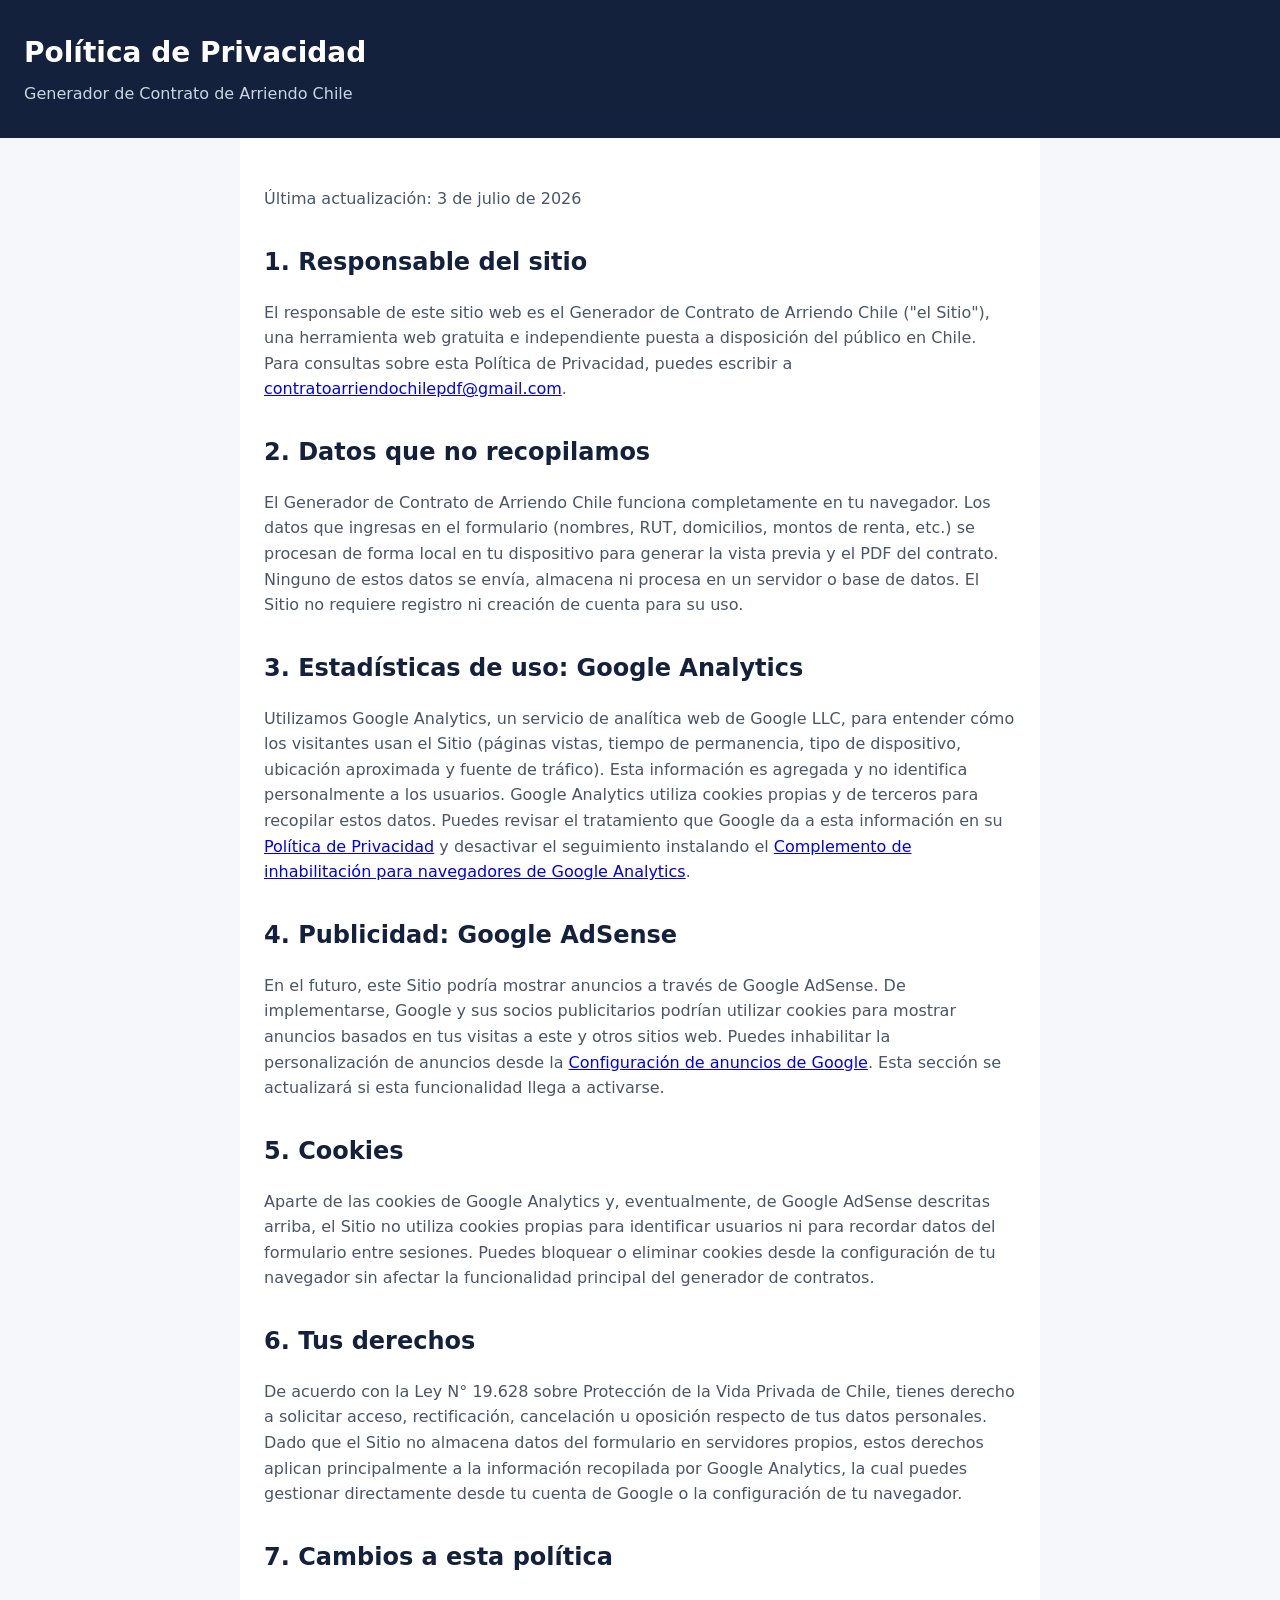
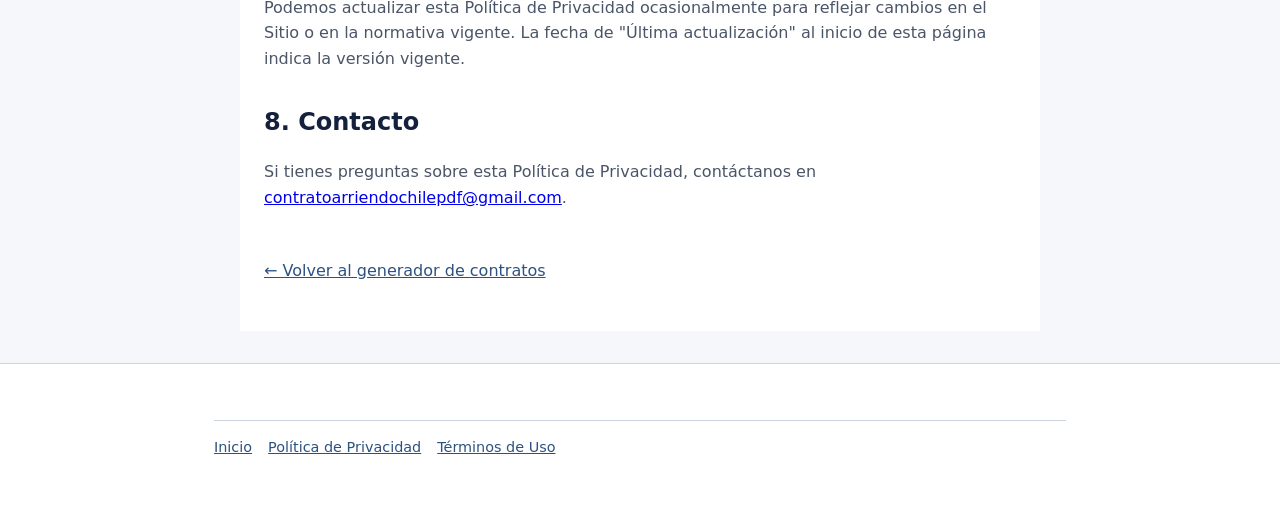
<file: privacidad.html>
<!DOCTYPE html>
<html lang="es-CL">
<head>
<meta charset="UTF-8">
<meta name="viewport" content="width=device-width, initial-scale=1">
<title>Política de Privacidad - Generador de Contrato de Arriendo Chile</title>
<meta name="description" content="Política de privacidad del Generador de Contrato de Arriendo Chile: qué datos se recopilan, uso de Google Analytics, cookies y AdSense.">
<meta name="robots" content="index, follow">
<link rel="icon" href="data:image/svg+xml,%3Csvg xmlns='http://www.w3.org/2000/svg' viewBox='0 0 100 100'%3E%3Crect width='100' height='100' rx='16' fill='%2314213d'/%3E%3Ctext x='50' y='68' font-size='58' text-anchor='middle' fill='white' font-family='Georgia,serif'%3E%C2%A7%3C/text%3E%3C/svg%3E">
<link rel="stylesheet" href="css/styles.css">
<script defer src="https://cdn.vercel-insights.com/v1/script.js"></script>
</head>
<body>

<header class="site-header">
  <div class="site-header__inner">
    <h1>Política de Privacidad</h1>
    <p class="site-header__subtitle">Generador de Contrato de Arriendo Chile</p>
  </div>
</header>

<main class="legal-page">

  <p>Última actualización: 3 de julio de 2026</p>

  <h2>1. Responsable del sitio</h2>
  <p>El responsable de este sitio web es el Generador de Contrato de Arriendo Chile ("el Sitio"), una herramienta web gratuita e independiente puesta a disposición del público en Chile. Para consultas sobre esta Política de Privacidad, puedes escribir a <a href="mailto:contratoarriendochilepdf@gmail.com">contratoarriendochilepdf@gmail.com</a>.</p>

  <h2>2. Datos que no recopilamos</h2>
  <p>El Generador de Contrato de Arriendo Chile funciona completamente en tu navegador. Los datos que ingresas en el formulario (nombres, RUT, domicilios, montos de renta, etc.) se procesan de forma local en tu dispositivo para generar la vista previa y el PDF del contrato. Ninguno de estos datos se envía, almacena ni procesa en un servidor o base de datos. El Sitio no requiere registro ni creación de cuenta para su uso.</p>

  <h2>3. Estadísticas de uso: Google Analytics</h2>
  <p>Utilizamos Google Analytics, un servicio de analítica web de Google LLC, para entender cómo los visitantes usan el Sitio (páginas vistas, tiempo de permanencia, tipo de dispositivo, ubicación aproximada y fuente de tráfico). Esta información es agregada y no identifica personalmente a los usuarios. Google Analytics utiliza cookies propias y de terceros para recopilar estos datos. Puedes revisar el tratamiento que Google da a esta información en su <a href="https://policies.google.com/privacy" target="_blank" rel="noopener noreferrer">Política de Privacidad</a> y desactivar el seguimiento instalando el <a href="https://tools.google.com/dlpage/gaoptout" target="_blank" rel="noopener noreferrer">Complemento de inhabilitación para navegadores de Google Analytics</a>.</p>

  <h2>4. Publicidad: Google AdSense</h2>
  <p>En el futuro, este Sitio podría mostrar anuncios a través de Google AdSense. De implementarse, Google y sus socios publicitarios podrían utilizar cookies para mostrar anuncios basados en tus visitas a este y otros sitios web. Puedes inhabilitar la personalización de anuncios desde la <a href="https://adssettings.google.com" target="_blank" rel="noopener noreferrer">Configuración de anuncios de Google</a>. Esta sección se actualizará si esta funcionalidad llega a activarse.</p>

  <h2>5. Cookies</h2>
  <p>Aparte de las cookies de Google Analytics y, eventualmente, de Google AdSense descritas arriba, el Sitio no utiliza cookies propias para identificar usuarios ni para recordar datos del formulario entre sesiones. Puedes bloquear o eliminar cookies desde la configuración de tu navegador sin afectar la funcionalidad principal del generador de contratos.</p>

  <h2>6. Tus derechos</h2>
  <p>De acuerdo con la Ley N° 19.628 sobre Protección de la Vida Privada de Chile, tienes derecho a solicitar acceso, rectificación, cancelación u oposición respecto de tus datos personales. Dado que el Sitio no almacena datos del formulario en servidores propios, estos derechos aplican principalmente a la información recopilada por Google Analytics, la cual puedes gestionar directamente desde tu cuenta de Google o la configuración de tu navegador.</p>

  <h2>7. Cambios a esta política</h2>
  <p>Podemos actualizar esta Política de Privacidad ocasionalmente para reflejar cambios en el Sitio o en la normativa vigente. La fecha de "Última actualización" al inicio de esta página indica la versión vigente.</p>

  <h2>8. Contacto</h2>
  <p>Si tienes preguntas sobre esta Política de Privacidad, contáctanos en <a href="mailto:contratoarriendochilepdf@gmail.com">contratoarriendochilepdf@gmail.com</a>.</p>

  <a class="volver" href="index.html">← Volver al generador de contratos</a>

</main>

<footer class="site-footer">
  <div class="site-footer__inner">
    <nav class="site-footer__legal" aria-label="Enlaces legales">
      <a href="index.html">Inicio</a>
      <a href="privacidad.html">Política de Privacidad</a>
      <a href="terminos.html">Términos de Uso</a>
    </nav>
  </div>
</footer>

</body>
</html>
</file>
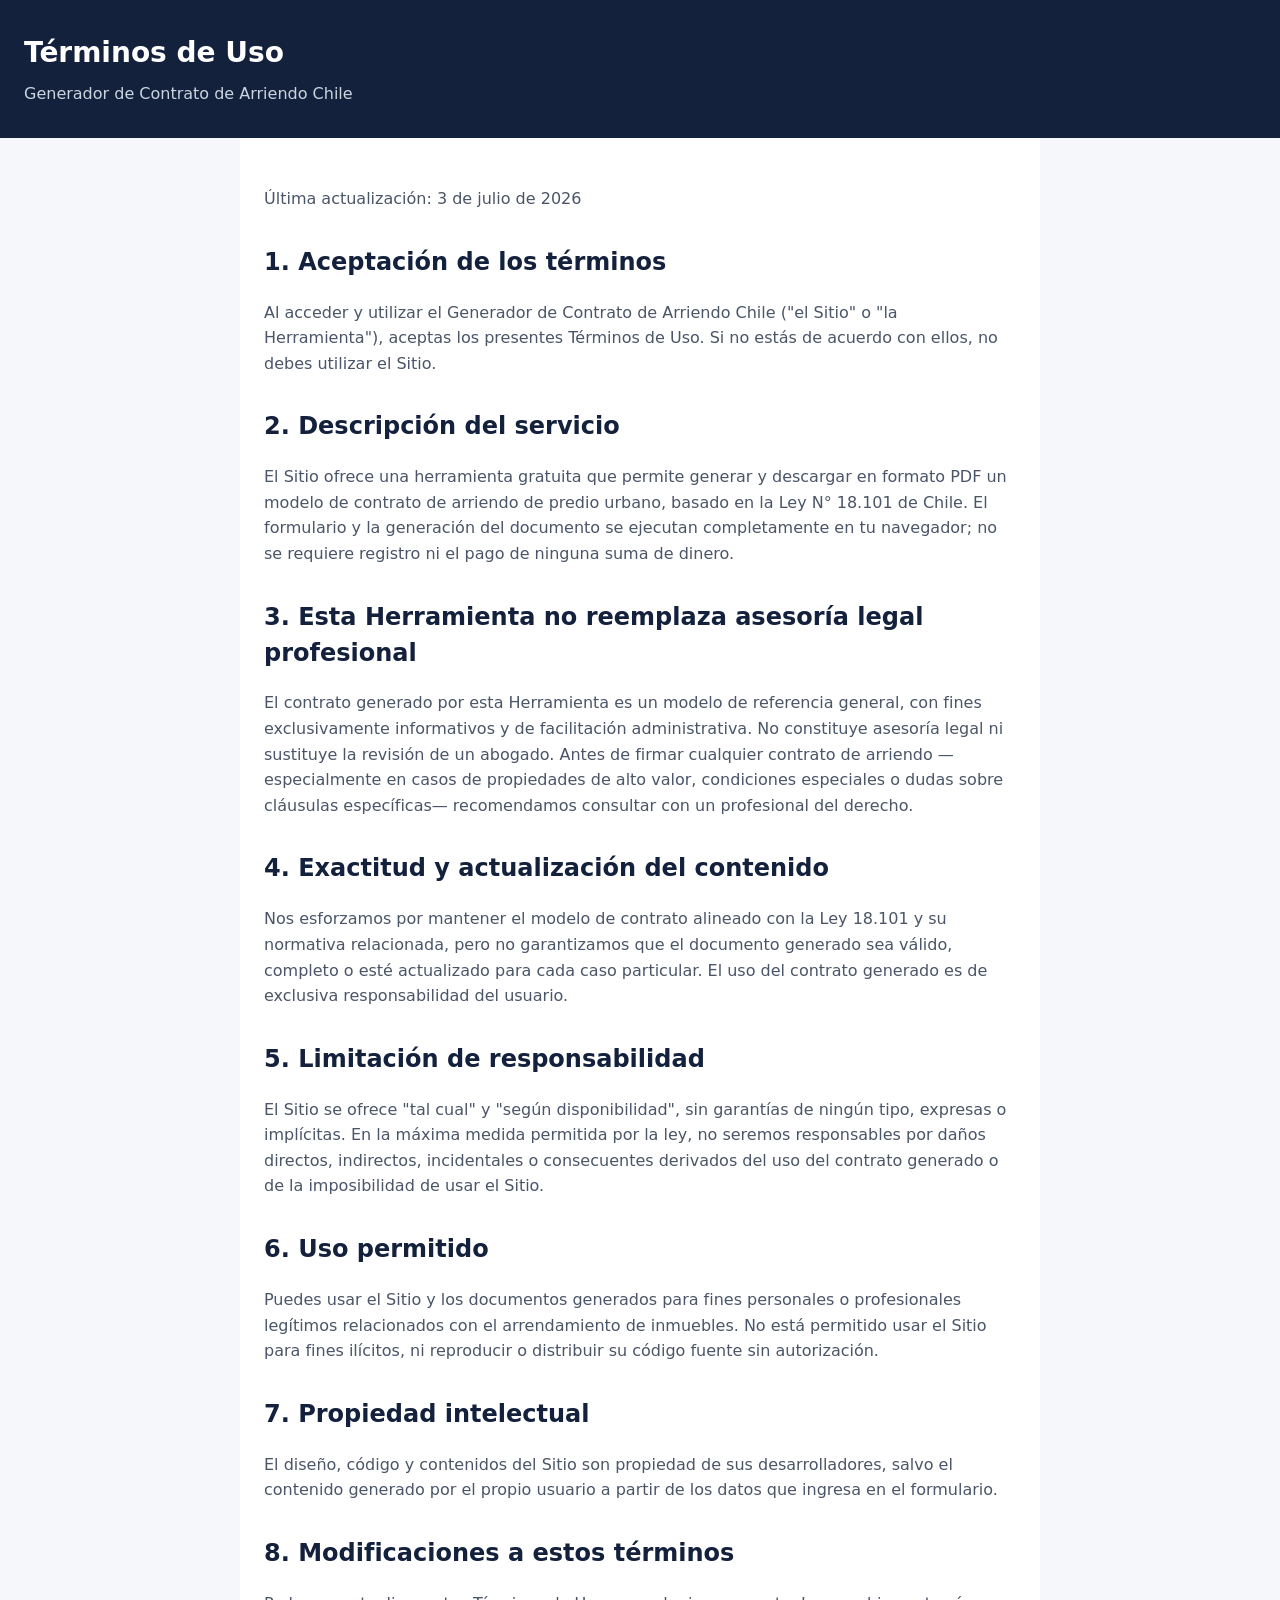
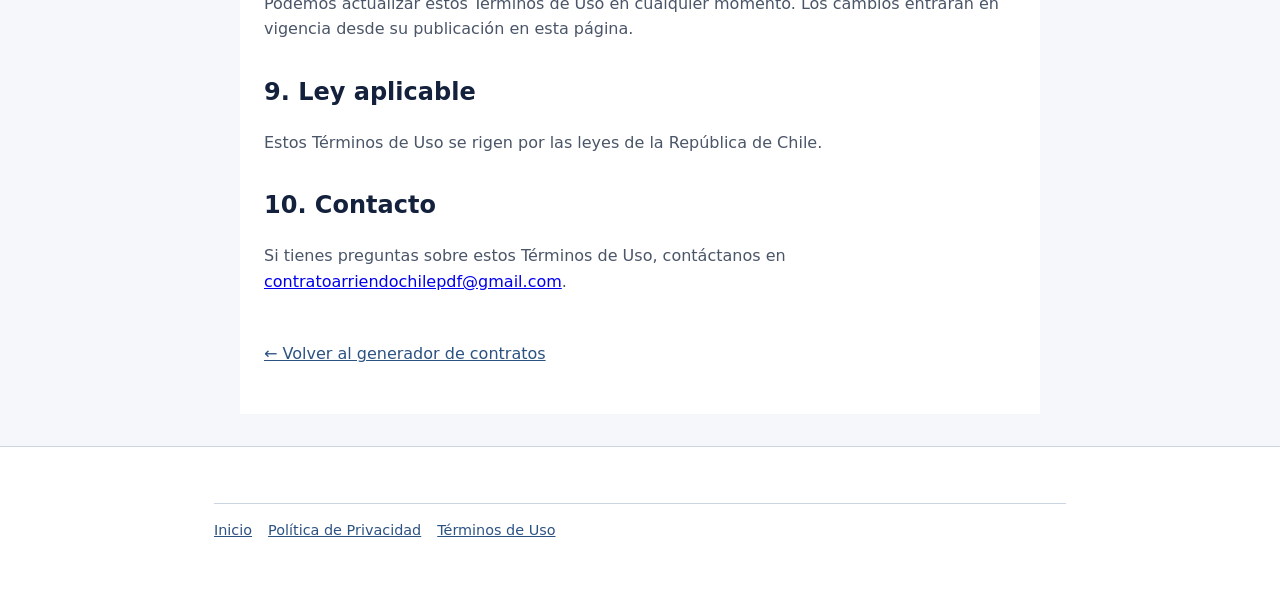
<file: terminos.html>
<!DOCTYPE html>
<html lang="es-CL">
<head>
<meta charset="UTF-8">
<meta name="viewport" content="width=device-width, initial-scale=1">
<title>Términos de Uso - Generador de Contrato de Arriendo Chile</title>
<meta name="description" content="Términos de uso del Generador de Contrato de Arriendo Chile: la herramienta no reemplaza la asesoría de un abogado ni garantiza validez legal.">
<meta name="robots" content="index, follow">
<link rel="icon" href="data:image/svg+xml,%3Csvg xmlns='http://www.w3.org/2000/svg' viewBox='0 0 100 100'%3E%3Crect width='100' height='100' rx='16' fill='%2314213d'/%3E%3Ctext x='50' y='68' font-size='58' text-anchor='middle' fill='white' font-family='Georgia,serif'%3E%C2%A7%3C/text%3E%3C/svg%3E">
<link rel="stylesheet" href="css/styles.css">
<script defer src="https://cdn.vercel-insights.com/v1/script.js"></script>
</head>
<body>

<header class="site-header">
  <div class="site-header__inner">
    <h1>Términos de Uso</h1>
    <p class="site-header__subtitle">Generador de Contrato de Arriendo Chile</p>
  </div>
</header>

<main class="legal-page">

  <p>Última actualización: 3 de julio de 2026</p>

  <h2>1. Aceptación de los términos</h2>
  <p>Al acceder y utilizar el Generador de Contrato de Arriendo Chile ("el Sitio" o "la Herramienta"), aceptas los presentes Términos de Uso. Si no estás de acuerdo con ellos, no debes utilizar el Sitio.</p>

  <h2>2. Descripción del servicio</h2>
  <p>El Sitio ofrece una herramienta gratuita que permite generar y descargar en formato PDF un modelo de contrato de arriendo de predio urbano, basado en la Ley N° 18.101 de Chile. El formulario y la generación del documento se ejecutan completamente en tu navegador; no se requiere registro ni el pago de ninguna suma de dinero.</p>

  <h2>3. Esta Herramienta no reemplaza asesoría legal profesional</h2>
  <p>El contrato generado por esta Herramienta es un modelo de referencia general, con fines exclusivamente informativos y de facilitación administrativa. No constituye asesoría legal ni sustituye la revisión de un abogado. Antes de firmar cualquier contrato de arriendo —especialmente en casos de propiedades de alto valor, condiciones especiales o dudas sobre cláusulas específicas— recomendamos consultar con un profesional del derecho.</p>

  <h2>4. Exactitud y actualización del contenido</h2>
  <p>Nos esforzamos por mantener el modelo de contrato alineado con la Ley 18.101 y su normativa relacionada, pero no garantizamos que el documento generado sea válido, completo o esté actualizado para cada caso particular. El uso del contrato generado es de exclusiva responsabilidad del usuario.</p>

  <h2>5. Limitación de responsabilidad</h2>
  <p>El Sitio se ofrece "tal cual" y "según disponibilidad", sin garantías de ningún tipo, expresas o implícitas. En la máxima medida permitida por la ley, no seremos responsables por daños directos, indirectos, incidentales o consecuentes derivados del uso del contrato generado o de la imposibilidad de usar el Sitio.</p>

  <h2>6. Uso permitido</h2>
  <p>Puedes usar el Sitio y los documentos generados para fines personales o profesionales legítimos relacionados con el arrendamiento de inmuebles. No está permitido usar el Sitio para fines ilícitos, ni reproducir o distribuir su código fuente sin autorización.</p>

  <h2>7. Propiedad intelectual</h2>
  <p>El diseño, código y contenidos del Sitio son propiedad de sus desarrolladores, salvo el contenido generado por el propio usuario a partir de los datos que ingresa en el formulario.</p>

  <h2>8. Modificaciones a estos términos</h2>
  <p>Podemos actualizar estos Términos de Uso en cualquier momento. Los cambios entrarán en vigencia desde su publicación en esta página.</p>

  <h2>9. Ley aplicable</h2>
  <p>Estos Términos de Uso se rigen por las leyes de la República de Chile.</p>

  <h2>10. Contacto</h2>
  <p>Si tienes preguntas sobre estos Términos de Uso, contáctanos en <a href="mailto:contratoarriendochilepdf@gmail.com">contratoarriendochilepdf@gmail.com</a>.</p>

  <a class="volver" href="index.html">← Volver al generador de contratos</a>

</main>

<footer class="site-footer">
  <div class="site-footer__inner">
    <nav class="site-footer__legal" aria-label="Enlaces legales">
      <a href="index.html">Inicio</a>
      <a href="privacidad.html">Política de Privacidad</a>
      <a href="terminos.html">Términos de Uso</a>
    </nav>
  </div>
</footer>

</body>
</html>
</file>
<file: css/styles.css>
:root {
  --azul-oscuro: #14213d;
  --azul-medio: #2c5282;
  --gris-texto: #4a5568;
  --gris-borde: #cbd5e0;
  --gris-fondo: #f5f7fa;
  --blanco: #ffffff;
  --rojo-error: #c53030;
  --rojo-fondo-error: #fff5f5;
  --ambar-advertencia: #8a5a10;
  --ambar-fondo: #fffaf0;
  --ambar-borde: #f0c674;
}

* {
  box-sizing: border-box;
}

html, body {
  margin: 0;
  padding: 0;
}

body {
  font-family: system-ui, -apple-system, "Segoe UI", Roboto, sans-serif;
  color: var(--gris-texto);
  background: var(--gris-fondo);
  line-height: 1.5;
}

h1, h2, h3 {
  color: var(--azul-oscuro);
}

.visually-hidden {
  position: absolute;
  width: 1px;
  height: 1px;
  overflow: hidden;
  clip: rect(0 0 0 0);
  white-space: nowrap;
}

/* Header */

.site-header {
  background: var(--azul-oscuro);
  color: var(--blanco);
  padding: 2rem 1.5rem;
}

.site-header__inner {
  max-width: 1400px;
  margin: 0 auto;
}

.site-header h1 {
  color: var(--blanco);
  margin: 0 0 0.5rem;
  font-size: 1.75rem;
}

.site-header__subtitle {
  margin: 0;
  color: #cbd5e0;
  font-size: 1rem;
}

/* Layout principal */

.app-layout {
  display: grid;
  grid-template-columns: 1fr 1fr;
  gap: 2rem;
  max-width: 1400px;
  margin: 0 auto;
  padding: 1.5rem;
  align-items: start;
}

@media (max-width: 900px) {
  .app-layout {
    grid-template-columns: 1fr;
  }
}

/* Formulario */

.form-panel {
  background: var(--blanco);
  border-radius: 8px;
  padding: 1.5rem;
  box-shadow: 0 1px 3px rgba(0, 0, 0, 0.08);
}

.resumen-errores {
  background: var(--rojo-fondo-error);
  border: 1px solid var(--rojo-error);
  color: var(--rojo-error);
  border-radius: 6px;
  padding: 0.75rem 1rem;
  margin-bottom: 1rem;
}

.resumen-errores ul {
  margin: 0.5rem 0 0;
  padding-left: 1.25rem;
}

.resumen-errores a {
  color: var(--rojo-error);
  text-decoration: underline;
}

.seccion {
  border: 1px solid var(--gris-borde);
  border-radius: 6px;
  margin-bottom: 1.25rem;
  padding: 1rem 1.25rem 1.25rem;
}

.seccion legend {
  font-weight: 600;
  color: var(--azul-oscuro);
  padding: 0 0.5rem;
}

.campo {
  margin-bottom: 1rem;
}

.campo label,
.campo__label-grupo {
  display: block;
  font-size: 0.9rem;
  font-weight: 500;
  margin-bottom: 0.3rem;
  color: var(--azul-oscuro);
}

.campo input[type="text"],
.campo input[type="number"],
.campo input[type="date"],
.campo select,
.campo textarea {
  width: 100%;
  padding: 0.55rem 0.65rem;
  border: 1px solid var(--gris-borde);
  border-radius: 5px;
  font-size: 0.95rem;
  font-family: inherit;
  color: var(--azul-oscuro);
  background: var(--blanco);
}

.campo input:focus,
.campo select:focus,
.campo textarea:focus {
  outline: 2px solid var(--azul-medio);
  outline-offset: 1px;
}

.campo input.campo-invalido,
.campo select.campo-invalido {
  border-color: var(--rojo-error);
}

.opcional {
  color: #64748b;
  font-weight: 400;
  font-size: 0.85rem;
}

.error-mensaje {
  display: block;
  color: var(--rojo-error);
  font-size: 0.82rem;
  margin-top: 0.25rem;
  min-height: 1em;
}

.campo--checkbox label {
  display: flex;
  align-items: center;
  gap: 0.5rem;
  font-weight: 400;
  color: var(--gris-texto);
}

.campo--radio-group {
  display: flex;
  flex-wrap: wrap;
  align-items: center;
  gap: 1rem;
}

.radio-inline {
  display: flex;
  align-items: center;
  gap: 0.4rem;
  font-weight: 400;
  color: var(--gris-texto);
}

.campo--grupo-fechas {
  display: grid;
  grid-template-columns: 1fr 1fr;
  gap: 1rem;
}

.campo--radio-group-moneda {
  margin-bottom: 0.4rem;
  gap: 0.75rem;
}

.aviso-advertencia {
  margin: 0.5rem 0 0;
  padding: 0.5rem 0.75rem;
  background: var(--ambar-fondo);
  border: 1px solid var(--ambar-borde);
  border-radius: 4px;
  color: var(--ambar-advertencia);
  font-size: 0.85rem;
}

.info-uf {
  margin: 0 0 1rem;
  padding: 0.4rem 0.75rem;
  background: var(--gris-fondo);
  border: 1px solid var(--gris-borde);
  border-radius: 4px;
  color: var(--gris-texto);
  font-size: 0.85rem;
}

.acciones {
  margin-top: 1.5rem;
  display: flex;
  flex-direction: column;
  gap: 0.75rem;
}

.btn {
  display: inline-block;
  border: none;
  border-radius: 6px;
  padding: 0.75rem 1.5rem;
  font-size: 1rem;
  font-weight: 600;
  cursor: pointer;
  transition: background-color 0.15s ease;
}

.btn--primario {
  background: var(--azul-oscuro);
  color: var(--blanco);
  width: 100%;
}

.btn--primario:hover {
  background: var(--azul-medio);
}

.btn--secundario {
  background: var(--blanco);
  color: var(--azul-oscuro);
  border: 1px solid var(--azul-oscuro);
  width: 100%;
}

.btn--secundario:hover {
  background: var(--gris-fondo);
}

/* Vista previa */

.preview-panel {
  background: var(--blanco);
  border-radius: 8px;
  padding: 1.5rem;
  box-shadow: 0 1px 3px rgba(0, 0, 0, 0.08);
  position: sticky;
  top: 1.5rem;
  max-height: calc(100vh - 3rem);
  overflow-y: auto;
}

@media (max-width: 900px) {
  .preview-panel {
    position: static;
    max-height: none;
  }
}

.preview-panel h2 {
  margin-top: 0;
  font-size: 1.1rem;
}

.preview-documento {
  font-family: Georgia, "Times New Roman", serif;
  color: #1a202c;
  font-size: 0.95rem;
  border-top: 3px solid var(--azul-oscuro);
  padding-top: 1rem;
}

.preview-documento h3 {
  font-size: 1.3rem;
  text-align: center;
  margin-bottom: 1.25rem;
  letter-spacing: 0.02em;
}

.preview-documento .clausula-titulo {
  font-weight: 700;
  margin-top: 1.1rem;
  margin-bottom: 0.3rem;
}

.preview-documento p {
  margin: 0 0 0.75rem;
  text-align: justify;
}

.preview-documento .placeholder {
  color: #64748b;
  font-style: italic;
}

.preview-documento .firmas {
  display: grid;
  grid-template-columns: 1fr 1fr;
  gap: 2rem;
  margin-top: 3rem;
}

.preview-documento .firma-linea {
  border-top: 1px solid #1a202c;
  margin-top: 3rem;
  padding-top: 0.4rem;
  font-size: 0.85rem;
  text-align: center;
}

/* Botón flotante mobile */

.btn-flotante-preview {
  display: none;
}

@media (max-width: 900px) {
  .btn-flotante-preview {
    display: block;
    position: sticky;
    bottom: 1rem;
    margin: 0 auto;
    width: fit-content;
    background: var(--azul-oscuro);
    color: var(--blanco);
    padding: 0.6rem 1.2rem;
    border-radius: 20px;
    text-decoration: none;
    font-size: 0.85rem;
    box-shadow: 0 2px 6px rgba(0, 0, 0, 0.25);
    z-index: 10;
  }
}

/* Footer SEO */

.site-footer {
  background: var(--blanco);
  border-top: 1px solid var(--gris-borde);
  margin-top: 2rem;
}

.site-footer__inner {
  max-width: 900px;
  margin: 0 auto;
  padding: 2rem 1.5rem 3rem;
}

.site-footer__inner p {
  color: var(--gris-texto);
  line-height: 1.6;
}

/* Enlaces legales del footer */

.site-footer__legal {
  display: flex;
  flex-wrap: wrap;
  gap: 1rem;
  margin-top: 1.5rem;
  padding-top: 1rem;
  border-top: 1px solid var(--gris-borde);
}

.site-footer__legal a {
  color: var(--azul-medio);
  font-size: 0.9rem;
}

/* Páginas legales (privacidad, términos) */

.legal-page {
  max-width: 800px;
  margin: 0 auto;
  padding: 2rem 1.5rem 3rem;
  background: var(--blanco);
}

.legal-page h2 {
  margin-top: 2rem;
}

.legal-page p {
  color: var(--gris-texto);
  line-height: 1.6;
}

.legal-page .volver {
  display: inline-block;
  margin-top: 2rem;
  color: var(--azul-medio);
}

@media print {
  .site-header, .form-panel, .btn-flotante-preview, .site-footer {
    display: none;
  }
  .app-layout {
    grid-template-columns: 1fr;
  }
  .preview-panel {
    box-shadow: none;
    position: static;
    max-height: none;
  }
}
</file>
